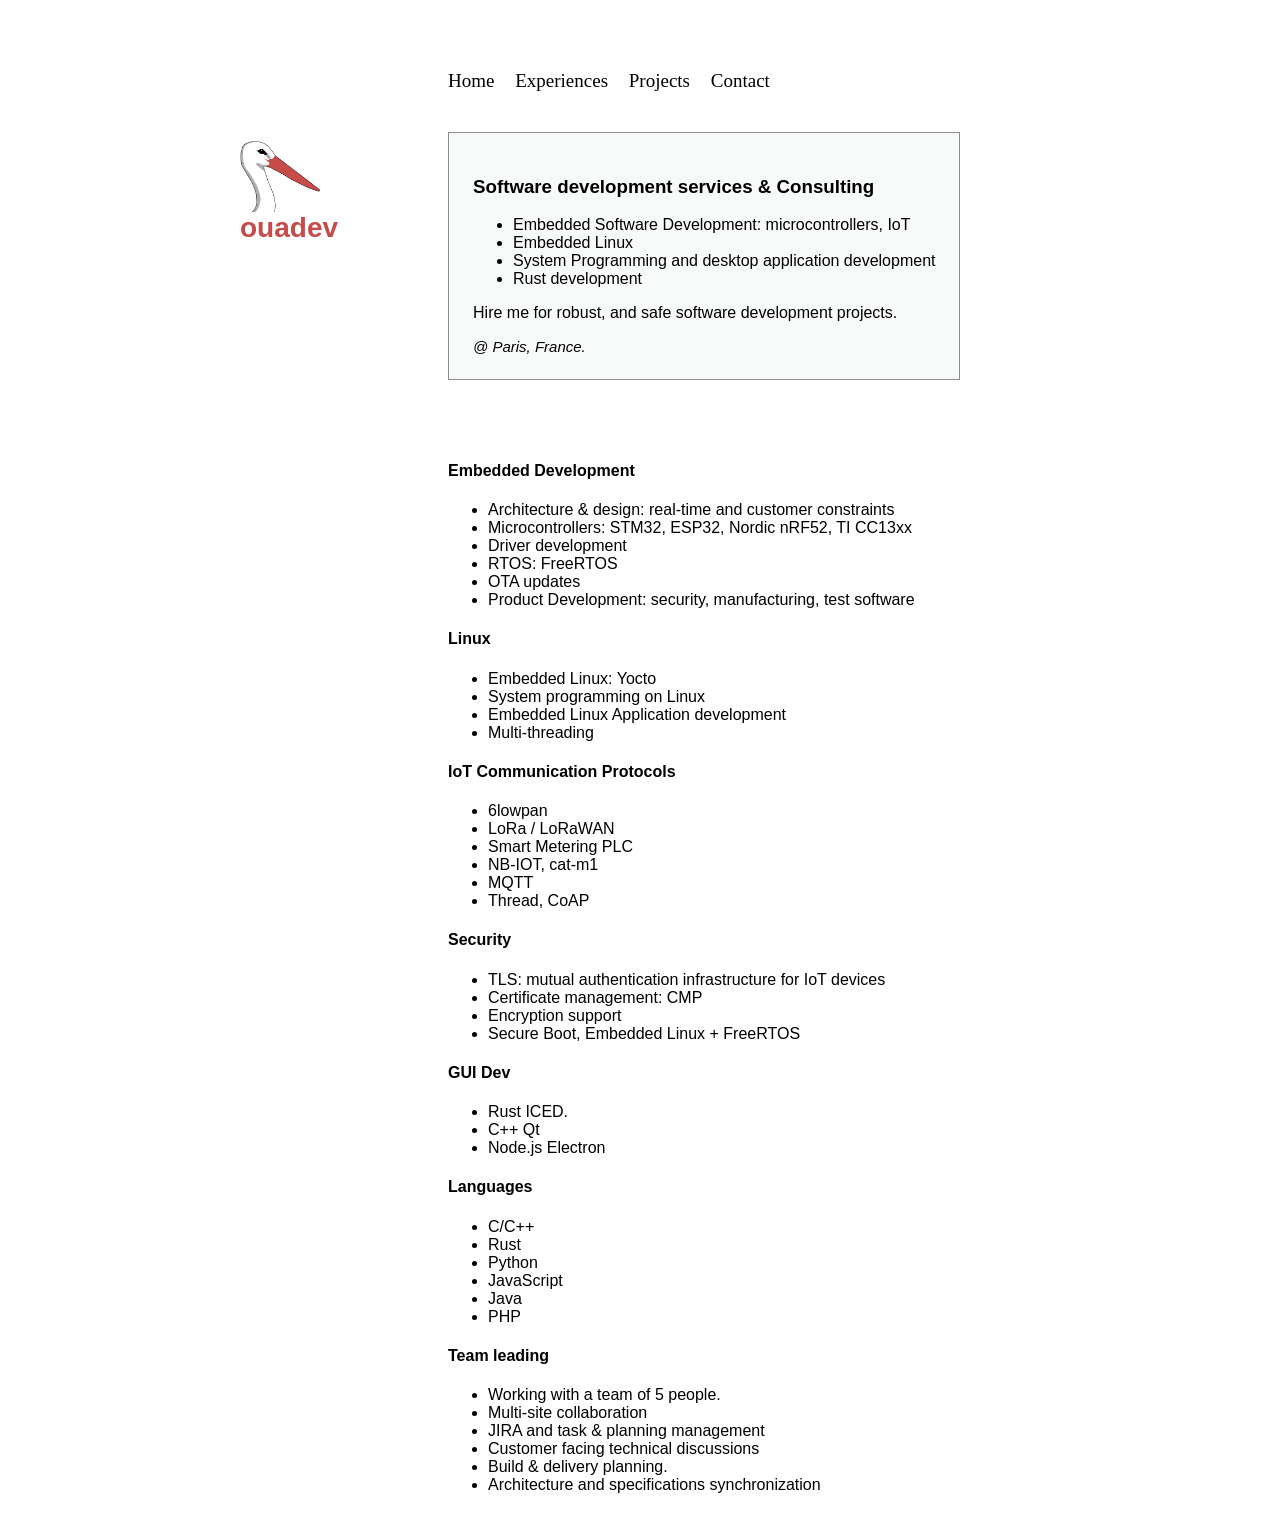
<file: index.html>
<!DOCTYPE HTML PUBLIC "-//W3C//DTD HTML 4.01 Transitional//EN" "http://www.w3.org/TR/html4/loose.dtd">
<html lang="en">

<head>
	<meta http-equiv="content-type" content="text/html; charset=utf-8">
	<link rel="stylesheet" type="text/css" href="home.css" />
	<link rel="shortcut icon" type="image/x-icon" href="favicon.ico" />
	<title>ouadev - homepage </title>
</head>

<body>
	<div id="container">
		<div id="menu">

			<div id="links">
				<a href="/" class="currentmenu">Home</a>
				<a href="experiences.html">Experiences</a>
				<a href="projects.html">Projects</a>
				<a href="contact.html">Contact</a>
			</div>

		</div>

		<div id="content">
			<div id="leftcontent">
				<img width="80" height="80" src="resources/logo-closeup.png" alt="ouadev logo" />
				<div id="logo">ouadev</div>
			</div>

			<div>
				<div class="project-desc">
					<p>
					<h3>Software development services & Consulting </h3>

					<ul>
						<li>Embedded Software Development: microcontrollers, IoT </li>
						<li>Embedded Linux</li>
						<li>System Programming and desktop application development</li>
						<li>Rust development</li>
					</ul>

					<p>Hire me for robust, and safe software development projects.</p>
					<div class="additional-info">@ Paris, France.</div>
				</div>
				<br />
				<br />

				<h4>Embedded Development</h4>
				<ul>
					<li>Architecture & design: real-time and customer constraints</li>
					<li>Microcontrollers: STM32, ESP32, Nordic nRF52, TI CC13xx</li>
					<li>Driver development</li>
					<li>RTOS: FreeRTOS</li>
					<li>OTA updates</li>
					<li>Product Development: security, manufacturing, test software</li>
				</ul>
				<h4>Linux</h4>
				<ul>
					<li>Embedded Linux: Yocto</li>
					<li>System programming on Linux</li>
					<li>Embedded Linux Application development</li>
					<li>Multi-threading</li>
				</ul>

				<h4>IoT Communication Protocols</h4>
				<ul>
					<li>6lowpan</li>
					<li>LoRa / LoRaWAN</li>
					<li>Smart Metering PLC</li>
					<li>NB-IOT, cat-m1</li>
					<li>MQTT</li>
					<li>Thread, CoAP</li>
				</ul>

				<h4>Security</h4>
				<ul>
					<li>TLS: mutual authentication infrastructure for IoT devices</li>
					<li>Certificate management: CMP</li>
					<li>Encryption support</li>
					<li>Secure Boot, Embedded Linux + FreeRTOS</li>
				</ul>

				<h4>GUI Dev</h4>
				<ul>
					<li>Rust ICED.</li>
					<li>C++ Qt</li>
					<li>Node.js Electron</li>
				</ul>

				<h4>Languages</h4>
				<ul>
					<li>C/C++</li>
					<li>Rust</li>
					<li>Python</li>
					<li>JavaScript</li>
					<li>Java</li>
					<li>PHP</li>
				</ul>

				<h4>Team leading</h4>
				<ul>
					<li>Working with a team of 5 people.</li>
					<li>Multi-site collaboration</li>
					<li>JIRA and task & planning management</li>
					<li>Customer facing technical discussions</li>
					<li>Build & delivery planning.</li>
					<li>Architecture and specifications synchronization</li>
				</ul>
			</div>

		</div>
	</div>
</body>

</html>
</file>
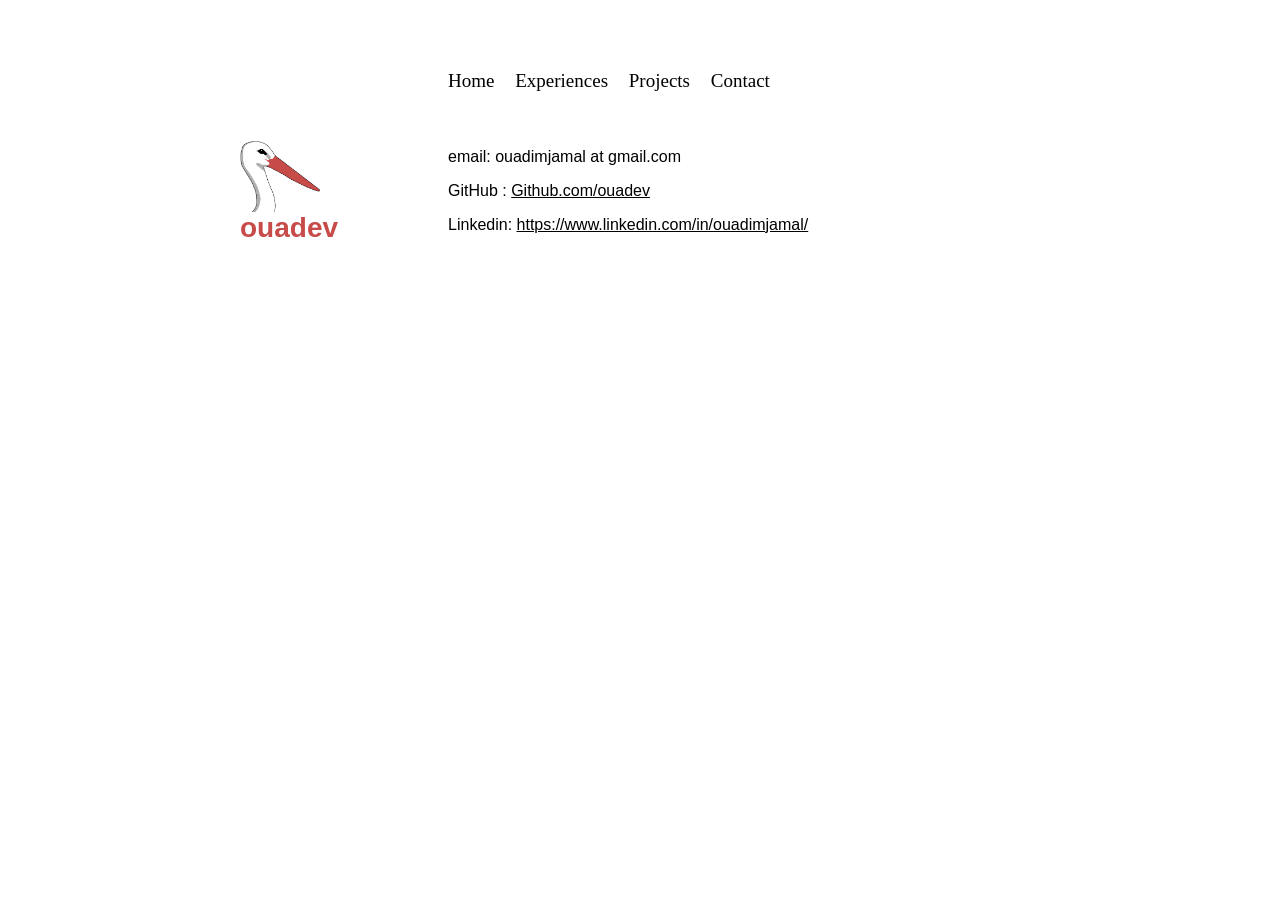
<file: contact.html>
<!DOCTYPE HTML PUBLIC "-//W3C//DTD HTML 4.01 Transitional//EN" "http://www.w3.org/TR/html4/loose.dtd">
<html lang="en">

<head>
	<meta http-equiv="content-type" content="text/html; charset=utf-8">
	<link rel="stylesheet" type="text/css" href="home.css" />
	<link rel="shortcut icon" type="image/x-icon" href="favicon.ico" />
	<title>ouadev - contact </title>
</head>

<body>
	<div id="container">

		<div id="menu">
			<div id="links">
				<a href="/">Home</a>
				<a href="experiences.html">Experiences</a>
				<a href="projects.html">Projects</a>
				<a href="contact.html" class="currentmenu">Contact</a>
			</div>

		</div>

		<div id="content">
			<div id="leftcontent">
				<img width="80" height="80" src="resources/logo-closeup.png" alt="ouadev logo" />
				<div id="logo">ouadev</div>
			</div>
			<div id="presentation">
				<p>email: ouadimjamal at gmail.com</p>
				<p>GitHub : <a href="http://github.com/ouadev" class="plink">Github.com/ouadev</a></p>
				<p>Linkedin: <a href="https://www.linkedin.com/in/ouadimjamal/"
						class="plink">https://www.linkedin.com/in/ouadimjamal/</a></p>
			</div>
		</div>


	</div>
</body>

</html>
</file>
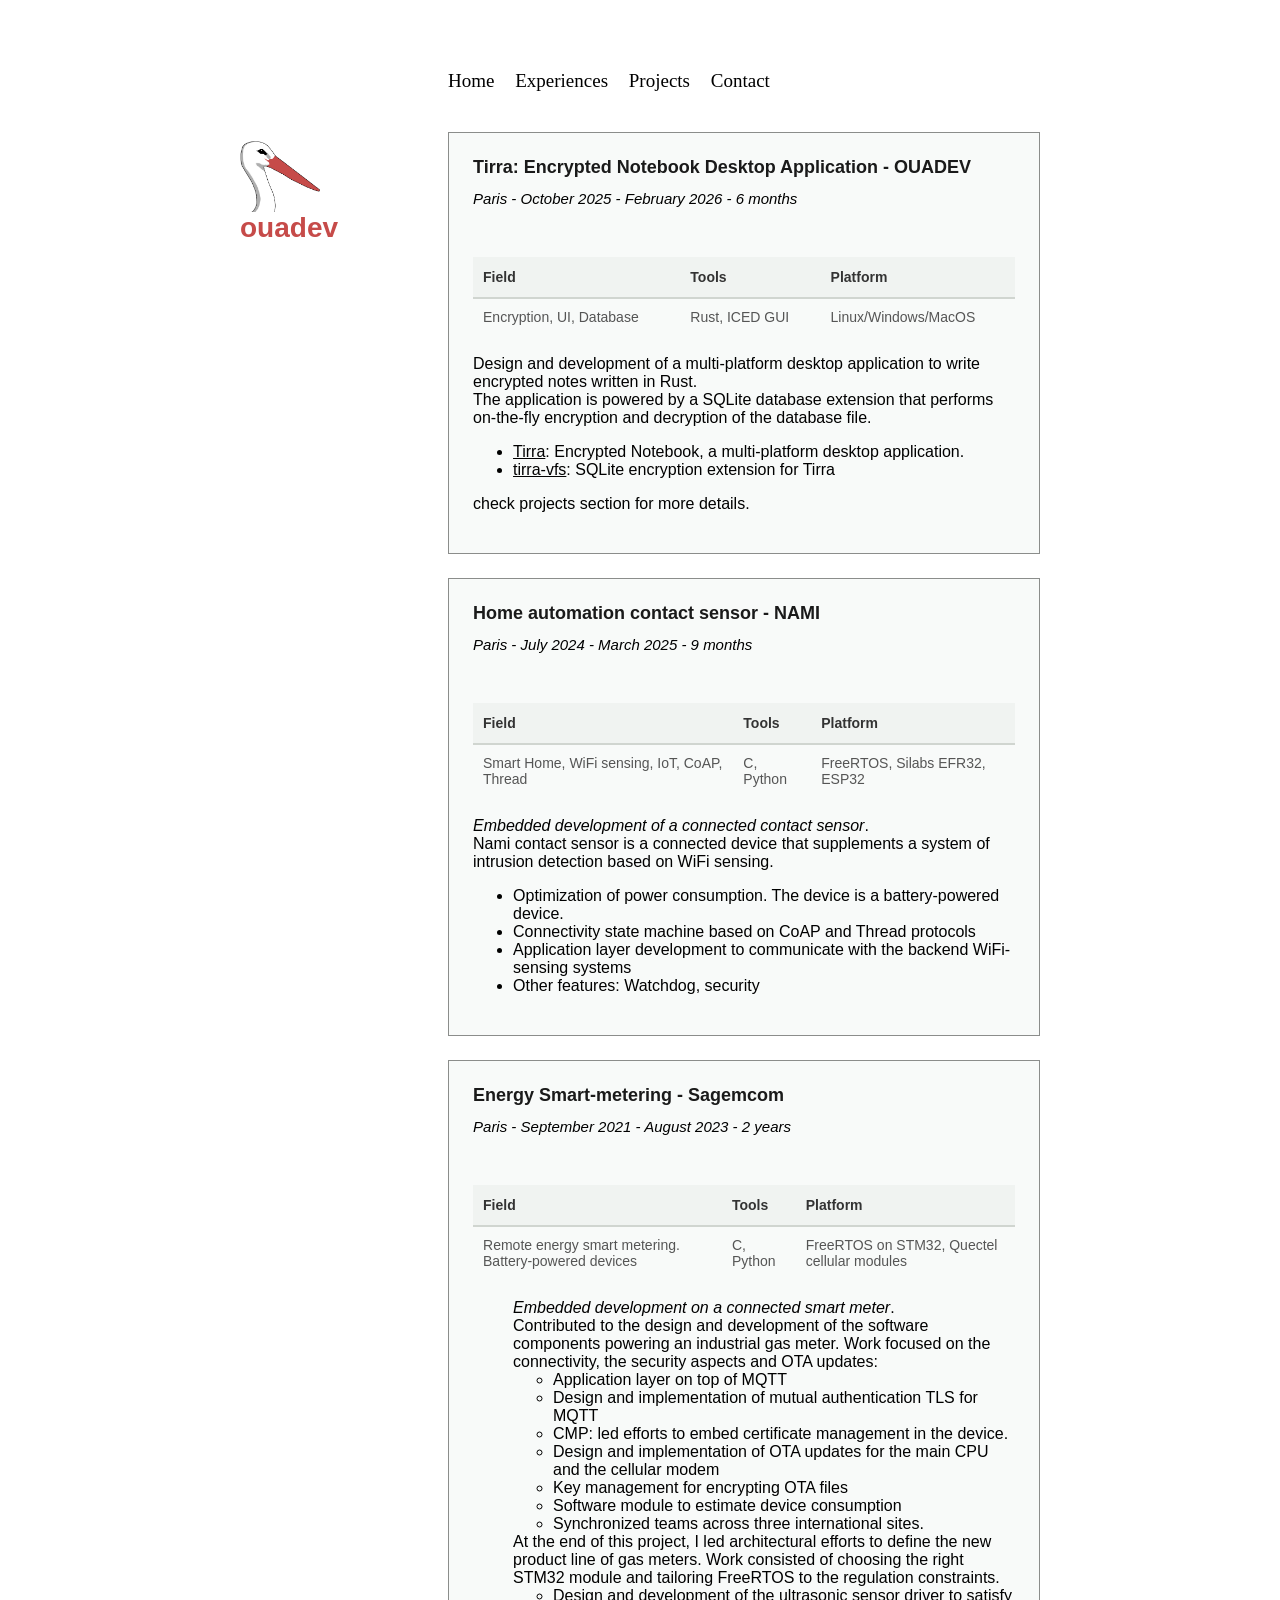
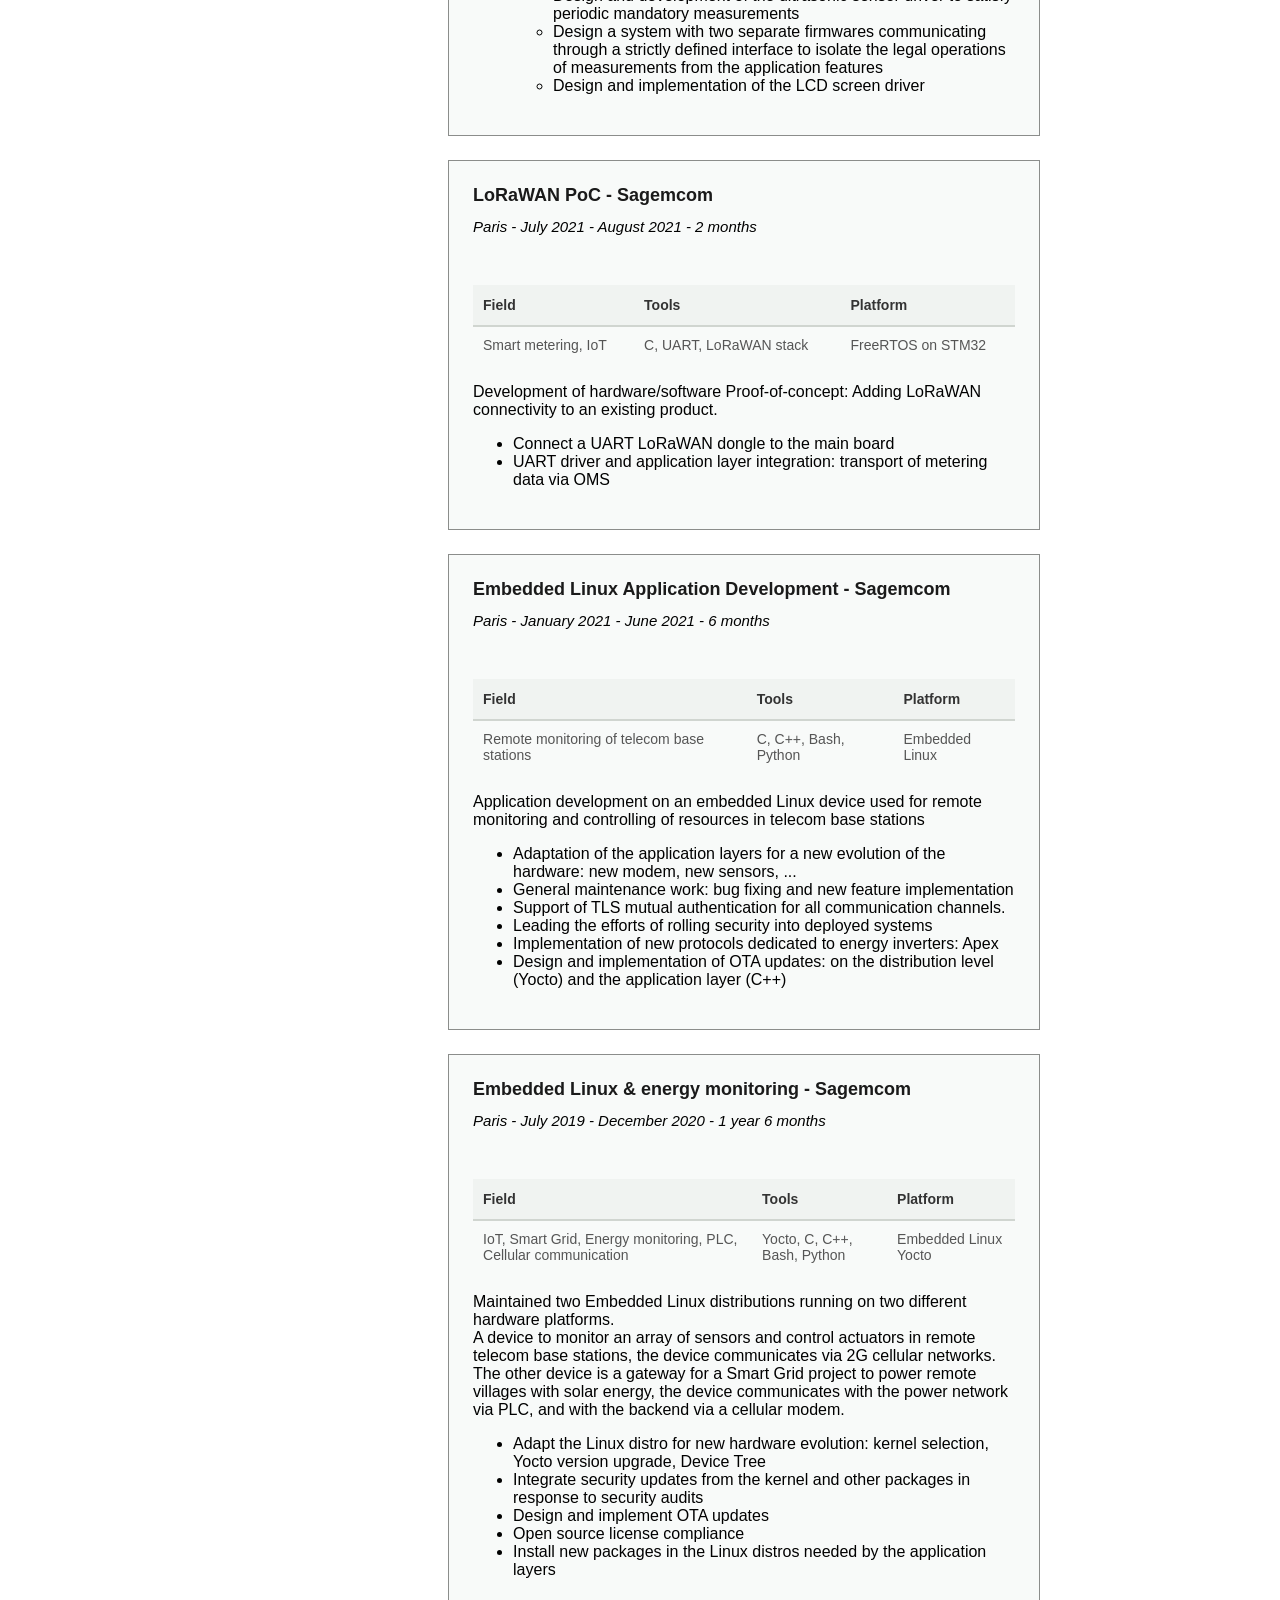
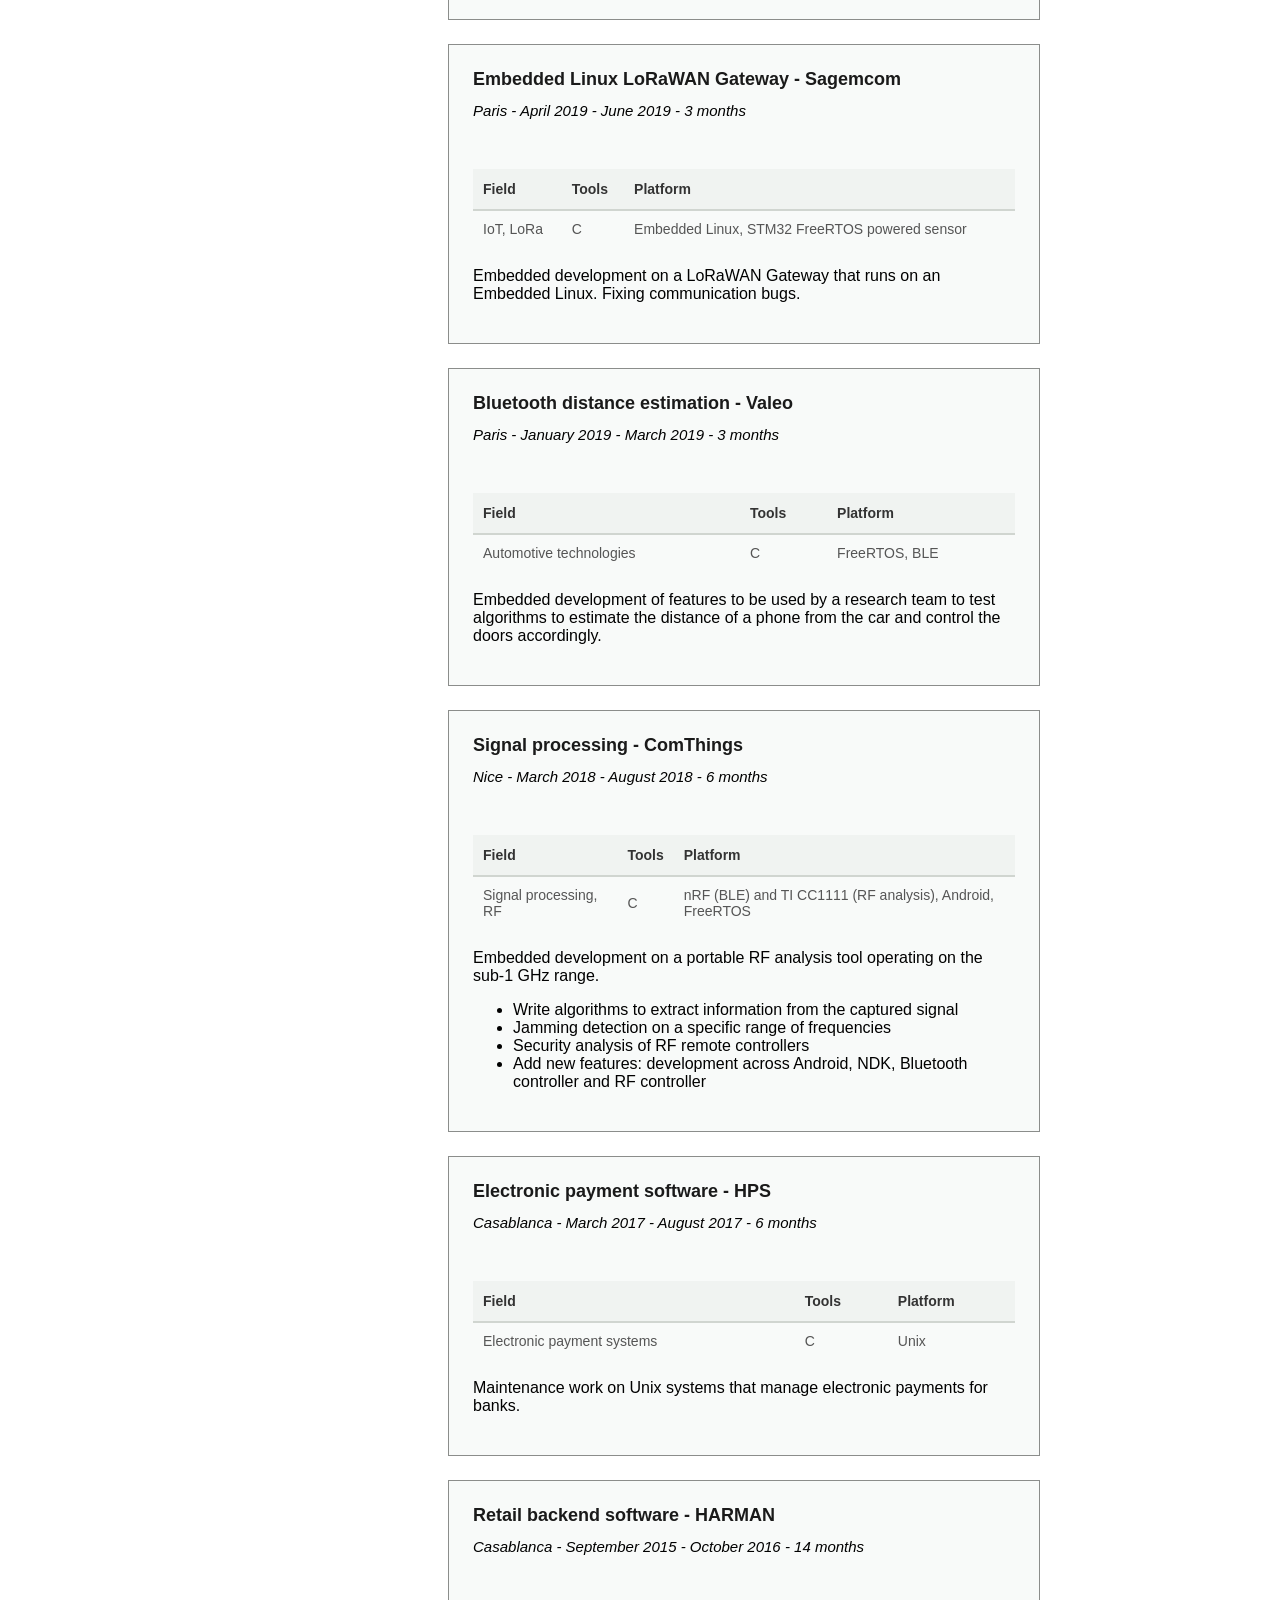
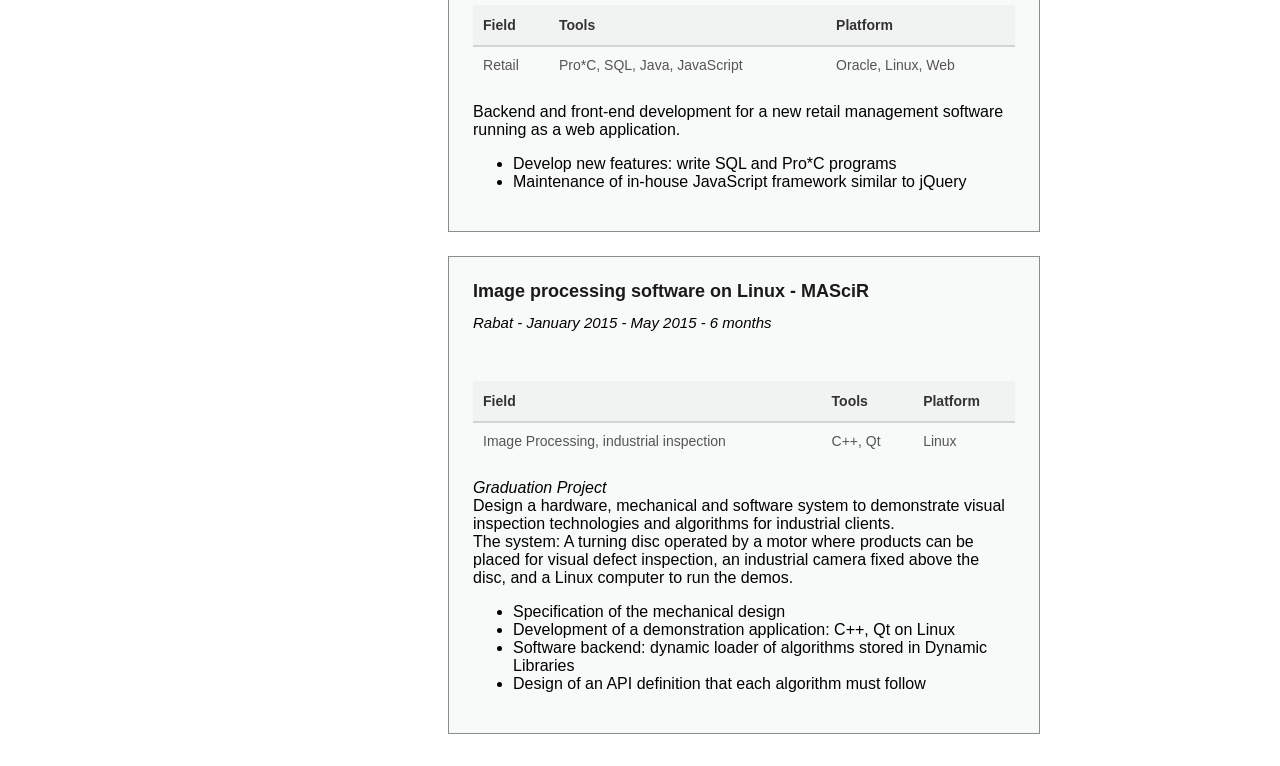
<file: experiences.html>
<!DOCTYPE HTML PUBLIC "-//W3C//DTD HTML 4.01 Transitional//EN" "http://www.w3.org/TR/html4/loose.dtd">
<html lang="en">

<head>
	<meta http-equiv="content-type" content="text/html; charset=utf-8">
	<link rel="stylesheet" type="text/css" href="home.css" />
	<link rel="shortcut icon" type="image/x-icon" href="favicon.ico" />
	<style>
		.project-desc h3 {
			margin: 0 0 12px 0;
			font-size: 18px;
			color: #1a1a1a;
			font-weight: 600;
		}

		.project-desc table {
			width: 100%;
			margin: 20px 0;
			border-collapse: collapse;
			font-size: 14px;
		}

		.project-desc table th {
			background-color: #f0f3f1;
			padding: 12px 10px;
			text-align: left;
			font-weight: 600;
			border-bottom: 2px solid #d0d5d0;
			color: #333;
		}

		.project-desc table td {
			padding: 10px;
			border-bottom: 1px solid #e8ebe9;
			color: #555;
		}

		.project-desc table tr:last-child td {
			border-bottom: none;
		}

		.project-desc .additional-info {
			margin: 0 0 50px 0;
		}
	</style>
	<title>ouadev - experiences </title>
</head>

<body>
	<div id="container">

		<div id="menu">
			<div id="links">
				<a href="/">Home</a>
				<a href="experiences.html" class="currentmenu">Experiences</a>
				<a href="projects.html">Projects</a>
				<a href="contact.html">Contact</a>
			</div>

		</div>

		<div id="content">
			<div id="leftcontent">
				<img width="80" height="80" src="resources/logo-closeup.png" alt="ouadev logo" />
				<div id="logo">ouadev</div>
			</div>
			<div id="longdesc">

				<div class="project-desc">
					<h3>Tirra: Encrypted Notebook Desktop Application - OUADEV</h3>
					<p class="additional-info "><i>Paris - October 2025 - February 2026 - 6 months</i></p>

					<table>
						<tr>
							<th>Field</th>
							<th>Tools</th>
							<th>Platform</th>
						</tr>
						<tr>
							<td>Encryption, UI, Database</td>
							<td>Rust, ICED GUI</td>
							<td>Linux/Windows/MacOS</td>
						</tr>
					</table>

					<p>
						Design and development of a multi-platform desktop application to write encrypted notes written
						in Rust.<br />
						The application is powered by a SQLite database extension that performs on-the-fly encryption
						and decryption of the database file.<br />
					<ul>
						<li><a href="https://github.com/ouadev/tirra" class="plink">Tirra</a>: Encrypted Notebook, a
							multi-platform desktop application.</li>
						<li><a href="https://github.com/ouadev/tirravfs" class="plink">tirra-vfs</a>: SQLite encryption
							extension for Tirra</li>
					</ul>
					check projects section for more details.
					</p>
				</div>

				<div class="project-desc">
					<h3>Home automation contact sensor - NAMI</h3>
					<p class="additional-info "><i>Paris - July 2024 - March 2025 - 9 months</i></p>

					<table>
						<tr>
							<th>Field</th>
							<th>Tools</th>
							<th>Platform</th>
						</tr>
						<tr>
							<td>Smart Home, WiFi sensing, IoT, CoAP, Thread</td>
							<td>C, Python</td>
							<td>FreeRTOS, Silabs EFR32, ESP32</td>
						</tr>
					</table>

					<p>
						<i>Embedded development of a connected contact sensor</i>.<br />
						Nami contact sensor is a connected device that supplements a system of intrusion detection based
						on WiFi sensing.
					<ul>
						<li>Optimization of power consumption. The device is a battery-powered device.</li>
						<li>Connectivity state machine based on CoAP and Thread protocols</li>
						<li>Application layer development to communicate with the backend WiFi-sensing systems</li>
						<li>Other features: Watchdog, security</li>
					</ul>
					</p>
				</div>

				<div class="project-desc">
					<h3>Energy Smart-metering - Sagemcom</h3>
					<p class="additional-info "><i>Paris - September 2021 - August 2023 - 2 years</i></p>

					<table>
						<tr>
							<th>Field</th>
							<th>Tools</th>
							<th>Platform</th>
						</tr>
						<tr>
							<td>Remote energy smart metering. Battery-powered devices</td>
							<td>C, Python</td>
							<td>FreeRTOS on STM32, Quectel cellular modules</td>
						</tr>
					</table>

					<p>
					<ul>
						<i>Embedded development on a connected smart meter</i>. <br />
						Contributed to the design and development of the software components powering an industrial
						gas meter. Work focused on the connectivity, the security aspects and OTA updates:
						<ul>
							<li>Application layer on top of MQTT</li>
							<li>Design and implementation of mutual authentication TLS for MQTT</li>
							<li>CMP: led efforts to embed certificate management in the device.</li>
							<li>Design and implementation of OTA updates for the main CPU and the cellular modem</li>
							<li>Key management for encrypting OTA files</li>
							<li>Software module to estimate device consumption</li>
							<li>Synchronized teams across three international sites.</li>
						</ul>

						At the end of this project, I led architectural efforts to define the new product line of gas
						meters.
						Work consisted of choosing the right STM32 module and tailoring FreeRTOS to the regulation
						constraints.
						<ul>
							<li>Design and development of the ultrasonic sensor driver to satisfy periodic mandatory
								measurements</li>
							<li>Design a system with two separate firmwares communicating through a strictly defined
								interface to isolate the legal operations of measurements from the application features
							</li>
							<li>Design and implementation of the LCD screen driver</li>
						</ul>
					</ul>
					</p>
				</div>

				<div class="project-desc">
					<h3>LoRaWAN PoC - Sagemcom</h3>
					<p class="additional-info "><i>Paris - July 2021 - August 2021 - 2 months</i></p>

					<table>
						<tr>
							<th>Field</th>
							<th>Tools</th>
							<th>Platform</th>
						</tr>
						<tr>
							<td>Smart metering, IoT</td>
							<td>C, UART, LoRaWAN stack</td>
							<td>FreeRTOS on STM32</td>
						</tr>
					</table>

					<p>
						Development of hardware/software Proof-of-concept: Adding LoRaWAN connectivity to an existing
						product.
					<ul>
						<li>Connect a UART LoRaWAN dongle to the main board</li>
						<li>UART driver and application layer integration: transport of metering data via OMS</li>
					</ul>
					</p>
				</div>

				<div class="project-desc">
					<h3>Embedded Linux Application Development - Sagemcom</h3>
					<p class="additional-info "><i>Paris - January 2021 - June 2021 - 6 months</i></p>

					<table>
						<tr>
							<th>Field</th>
							<th>Tools</th>
							<th>Platform</th>
						</tr>
						<tr>
							<td>Remote monitoring of telecom base stations</td>
							<td>C, C++, Bash, Python</td>
							<td>Embedded Linux</td>
						</tr>
					</table>

					<p>
						Application development on an embedded Linux device used for remote monitoring and controlling
						of resources in telecom base stations
					<ul>
						<li>Adaptation of the application layers for a new evolution of the hardware: new modem, new
							sensors, ...</li>
						<li>General maintenance work: bug fixing and new feature implementation</li>
						<li>Support of TLS mutual authentication for all communication channels.</li>
						<li>Leading the efforts of rolling security into deployed systems</li>
						<li>Implementation of new protocols dedicated to energy inverters: Apex</li>
						<li>Design and implementation of OTA updates: on the distribution level (Yocto) and the
							application layer (C++)</li>
					</ul>
					</p>
				</div>

				<div class="project-desc">
					<h3>Embedded Linux & energy monitoring - Sagemcom</h3>
					<p class="additional-info "><i>Paris - July 2019 - December 2020 - 1 year 6 months</i></p>

					<table>
						<tr>
							<th>Field</th>
							<th>Tools</th>
							<th>Platform</th>
						</tr>
						<tr>
							<td>IoT, Smart Grid, Energy monitoring, PLC, Cellular communication</td>
							<td>Yocto, C, C++, Bash, Python</td>
							<td>Embedded Linux Yocto</td>
						</tr>
					</table>

					<p>
						Maintained two Embedded Linux distributions running on two different hardware platforms.<br />
						A device to monitor an array of sensors and control actuators in remote telecom base stations,
						the device communicates via 2G cellular networks.<br />
						The other device is a gateway for a Smart Grid project to power remote villages with solar
						energy, the device communicates with the power network via PLC, and with the backend via a
						cellular
						modem.
					<ul>
						<li>Adapt the Linux distro for new hardware evolution: kernel selection, Yocto version upgrade,
							Device Tree</li>
						<li>Integrate security updates from the kernel and other packages in response to security audits
						</li>
						<li>Design and implement OTA updates</li>
						<li>Open source license compliance</li>
						<li>Install new packages in the Linux distros needed by the application layers</li>
					</ul>
					</p>
				</div>

				<div class="project-desc">
					<h3>Embedded Linux LoRaWAN Gateway - Sagemcom</h3>
					<p class="additional-info "><i>Paris - April 2019 - June 2019 - 3 months</i></p>

					<table>
						<tr>
							<th>Field</th>
							<th>Tools</th>
							<th>Platform</th>
						</tr>
						<tr>
							<td>IoT, LoRa</td>
							<td>C</td>
							<td>Embedded Linux, STM32 FreeRTOS powered sensor</td>
						</tr>
					</table>

					<p>
						Embedded development on a LoRaWAN Gateway that runs on an Embedded Linux. Fixing communication
						bugs.
					</p>
				</div>

				<div class="project-desc">
					<h3>Bluetooth distance estimation - Valeo</h3>
					<p class="additional-info "><i>Paris - January 2019 - March 2019 - 3 months</i></p>

					<table>
						<tr>
							<th>Field</th>
							<th>Tools</th>
							<th>Platform</th>
						</tr>
						<tr>
							<td>Automotive technologies</td>
							<td>C</td>
							<td>FreeRTOS, BLE</td>
						</tr>
					</table>

					<p>
						Embedded development of features to be used by a research team to test algorithms to estimate
						the distance of a phone from the car and control the doors accordingly.
					</p>
				</div>

				<div class="project-desc">
					<h3>Signal processing - ComThings</h3>
					<p class="additional-info "><i>Nice - March 2018 - August 2018 - 6 months</i></p>

					<table>
						<tr>
							<th>Field</th>
							<th>Tools</th>
							<th>Platform</th>
						</tr>
						<tr>
							<td>Signal processing, RF</td>
							<td>C</td>
							<td>nRF (BLE) and TI CC1111 (RF analysis), Android, FreeRTOS</td>
						</tr>
					</table>

					<p>
						Embedded development on a portable RF analysis tool operating on the sub-1 GHz range.<br />
					<ul>
						<li>Write algorithms to extract information from the captured signal</li>
						<li>Jamming detection on a specific range of frequencies</li>
						<li>Security analysis of RF remote controllers</li>
						<li>Add new features: development across Android, NDK, Bluetooth controller and RF controller
						</li>
					</ul>
					</p>
				</div>

				<div class="project-desc">
					<h3>Electronic payment software - HPS</h3>
					<p class="additional-info "><i>Casablanca - March 2017 - August 2017 - 6 months</i></p>

					<table>
						<tr>
							<th>Field</th>
							<th>Tools</th>
							<th>Platform</th>
						</tr>
						<tr>
							<td>Electronic payment systems</td>
							<td>C</td>
							<td>Unix</td>
						</tr>
					</table>

					<p>
						Maintenance work on Unix systems that manage electronic payments for banks.
					</p>
				</div>

				<div class="project-desc">
					<h3>Retail backend software - HARMAN</h3>
					<p class="additional-info "><i>Casablanca - September 2015 - October 2016 - 14 months</i></p>

					<table>
						<tr>
							<th>Field</th>
							<th>Tools</th>
							<th>Platform</th>
						</tr>
						<tr>
							<td>Retail</td>
							<td>Pro*C, SQL, Java, JavaScript</td>
							<td>Oracle, Linux, Web</td>
						</tr>
					</table>

					<p>
						Backend and front-end development for a new retail management software running as a web
						application.
					<ul>
						<li>Develop new features: write SQL and Pro*C programs</li>
						<li>Maintenance of in-house JavaScript framework similar to jQuery</li>
					</ul>
					</p>
				</div>

				<div class="project-desc">
					<h3>Image processing software on Linux - MASciR</h3>
					<p class="additional-info "><i>Rabat - January 2015 - May 2015 - 6 months</i></p>

					<table>
						<tr>
							<th>Field</th>
							<th>Tools</th>
							<th>Platform</th>
						</tr>
						<tr>
							<td>Image Processing, industrial inspection</td>
							<td>C++, Qt</td>
							<td>Linux</td>
						</tr>
					</table>

					<p>
						<i>Graduation Project</i><br />
						Design a hardware, mechanical and software system to demonstrate visual
						inspection technologies and algorithms for industrial clients.<br />
						The system: A turning disc operated by a motor where products can be placed for visual defect
						inspection, an industrial camera fixed above the disc, and a Linux
						computer to run the demos. <br />
					<ul>
						<li>Specification of the mechanical design</li>
						<li>Development of a demonstration application: C++, Qt on Linux</li>
						<li>Software backend: dynamic loader of algorithms stored in Dynamic Libraries</li>
						<li>Design of an API definition that each algorithm must follow</li>
					</ul>
					</p>
				</div>
			</div>
		</div>

	</div>
</body>

</html>
</file>
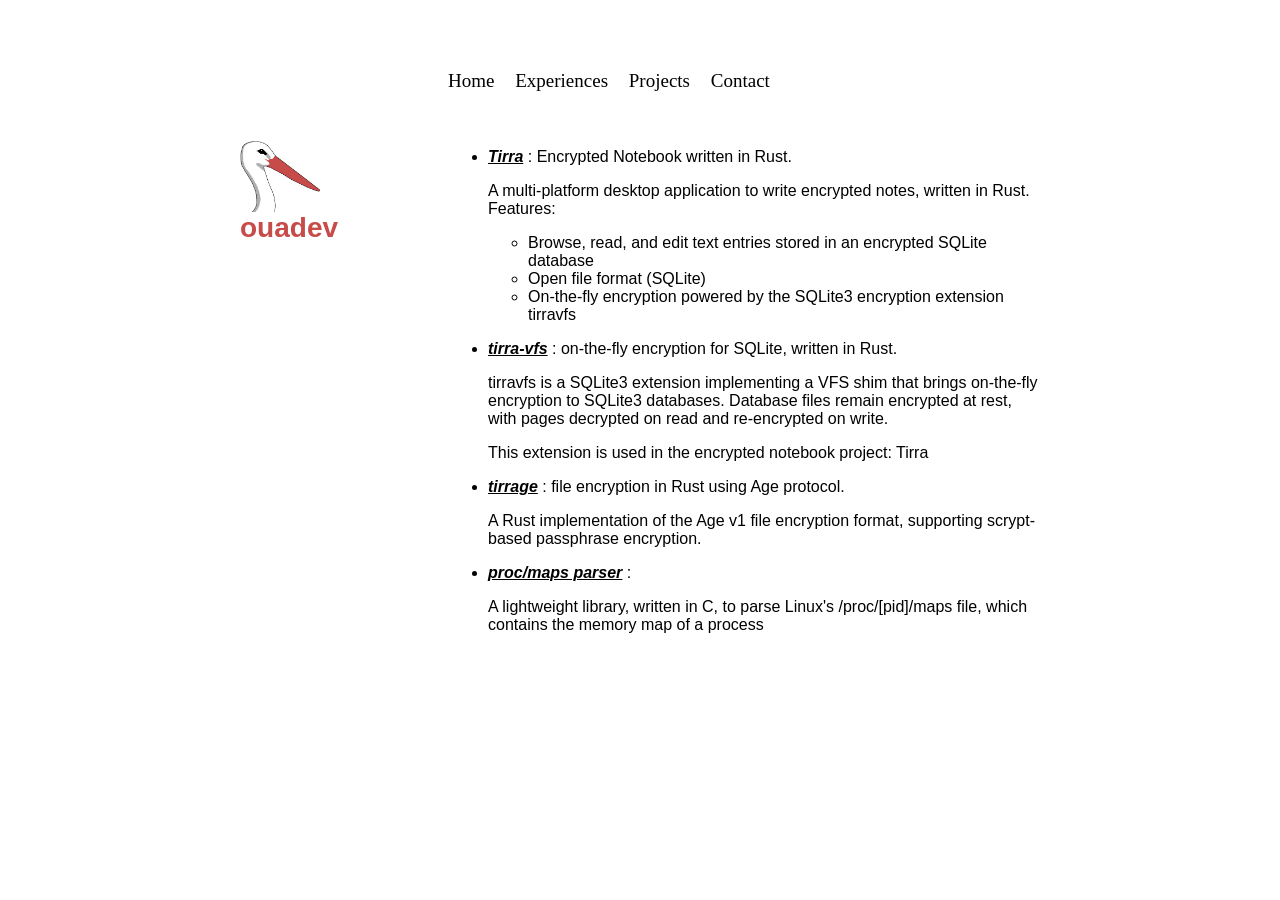
<file: projects.html>
<!DOCTYPE HTML PUBLIC "-//W3C//DTD HTML 4.01 Transitional//EN" "http://www.w3.org/TR/html4/loose.dtd">
<html lang="en">

<head>
	<meta http-equiv="content-type" content="text/html; charset=utf-8">
	<link rel="stylesheet" type="text/css" href="home.css" />
	<link rel="shortcut icon" type="image/x-icon" href="favicon.ico" />
	<title>ouadev - projects </title>
</head>

<body>
	<div id="container">

		<div id="menu">
			<div id="links">
				<a href="/">Home</a>
				<a href="experiences.html">Experiences</a>
				<a href="projects.html" class="currentmenu">Projects</a>
				<a href="contact.html">Contact</a>
			</div>

		</div>

		<div id="content">
			<div id="leftcontent">
				<img width="80" height="80" src="resources/logo-closeup.png" alt="ouadev logo" />
				<div id="logo">ouadev</div>
			</div>
			<ul class="project">

				<li><i><b><a href="https://github.com/ouadev/tirra" class="plink">Tirra</a></b></i> : Encrypted
					Notebook written in Rust.
				</li>
				<p>
					A multi-platform desktop application to write encrypted notes, written in Rust.<br />
					Features:<br />
				<ul>
					<li>Browse, read, and edit text entries stored in an encrypted SQLite database</li>
					<li>Open file format (SQLite)</li>
					<li>On-the-fly encryption powered by the SQLite3 encryption extension tirravfs</li>

				</ul>

				</p>

				<li><i><b><a href="https://github.com/ouadev/tirravfs" class="plink">tirra-vfs</a></b></i> :
					on-the-fly encryption for SQLite, written in Rust.
				</li>
				<p>tirravfs is a SQLite3 extension implementing a VFS shim that brings on-the-fly encryption to
					SQLite3 databases. Database files remain encrypted at rest, with pages decrypted on read and
					re-encrypted on write.
				</p>
				<p>
					This extension is used in the encrypted notebook project: Tirra
				</p>


				<li><i><b><a href="https://github.com/ouadev/tirrage" class="plink">tirrage</a></b></i> : file
					encryption in Rust using Age protocol.

				</li>
				<p>A Rust implementation of the Age v1 file encryption format, supporting scrypt-based
					passphrase encryption.
				</p>


				<li><i><b><a href="http://github.com/ouadev/proc_maps_parser" class="plink">proc/maps
								parser</a></b></i> : </li>

				<p>A lightweight library, written in C, to parse Linux's /proc/[pid]/maps file, which contains
					the memory map
					of a process</p>
			</ul>
		</div>


	</div>
</body>

</html>
</file>
<file: home.css>
#container {
	width: 800px;
	margin: 0 auto;
	margin-top: 60px;
	
}

#leftcontainer {
	/*background-color: green;*/
	width: 250px;
	float: left;
	padding: 0px;


}

#rightcontainer {
	background-color: yellow;
	margin-left: 275px;
}

#content {
	margin-top: 40px;
	font-family: Verdana, Geneva, Tahoma, sans-serif;
}

#menu {
	display: inline-flex;
	margin-left: 200px;
}

#logo {
	color: #c64b49;
	font-family: "Belanosima", sans-serif;
	font-weight: 600;
	font-style: normal;
	font-size: 28px;
	margin-right: 60px;
}

#content {
	display: inline-flex;
}

#leftcontent {
	margin-right: 50px;
}


#links {
	padding-top: 10px;
	font-size: 19px;
}

#links a {
	padding-right: 8px;
	padding-left: 8px;

}


a:link {
	/*color: #84d60a;*/
	text-decoration: none;
}

/* visited links   */
a:hover {
	color: black;
}

/* user hovers     */
a:active {
	color: #ccc
}

/* active links    */



a.currentmenu:link,
a.currentmenu:visited {
	color: black;

	/*text-decoration: underline;*/
}


a.plink:link,
a.plink:visited {
	text-decoration: underline;
	color: black;
}


#menu a {
	color: inherit;
	text-decoration: none;
	font: inherit;
	cursor: pointer;
}




.project-desc {
	background-color: #f8faf9;
	margin-bottom: 24px;
	padding: 24px;
	border: 1px solid #8b8d8b;
}

.additional-info {

	font-size: 15px;
	font-style: italic;
}
</file>
